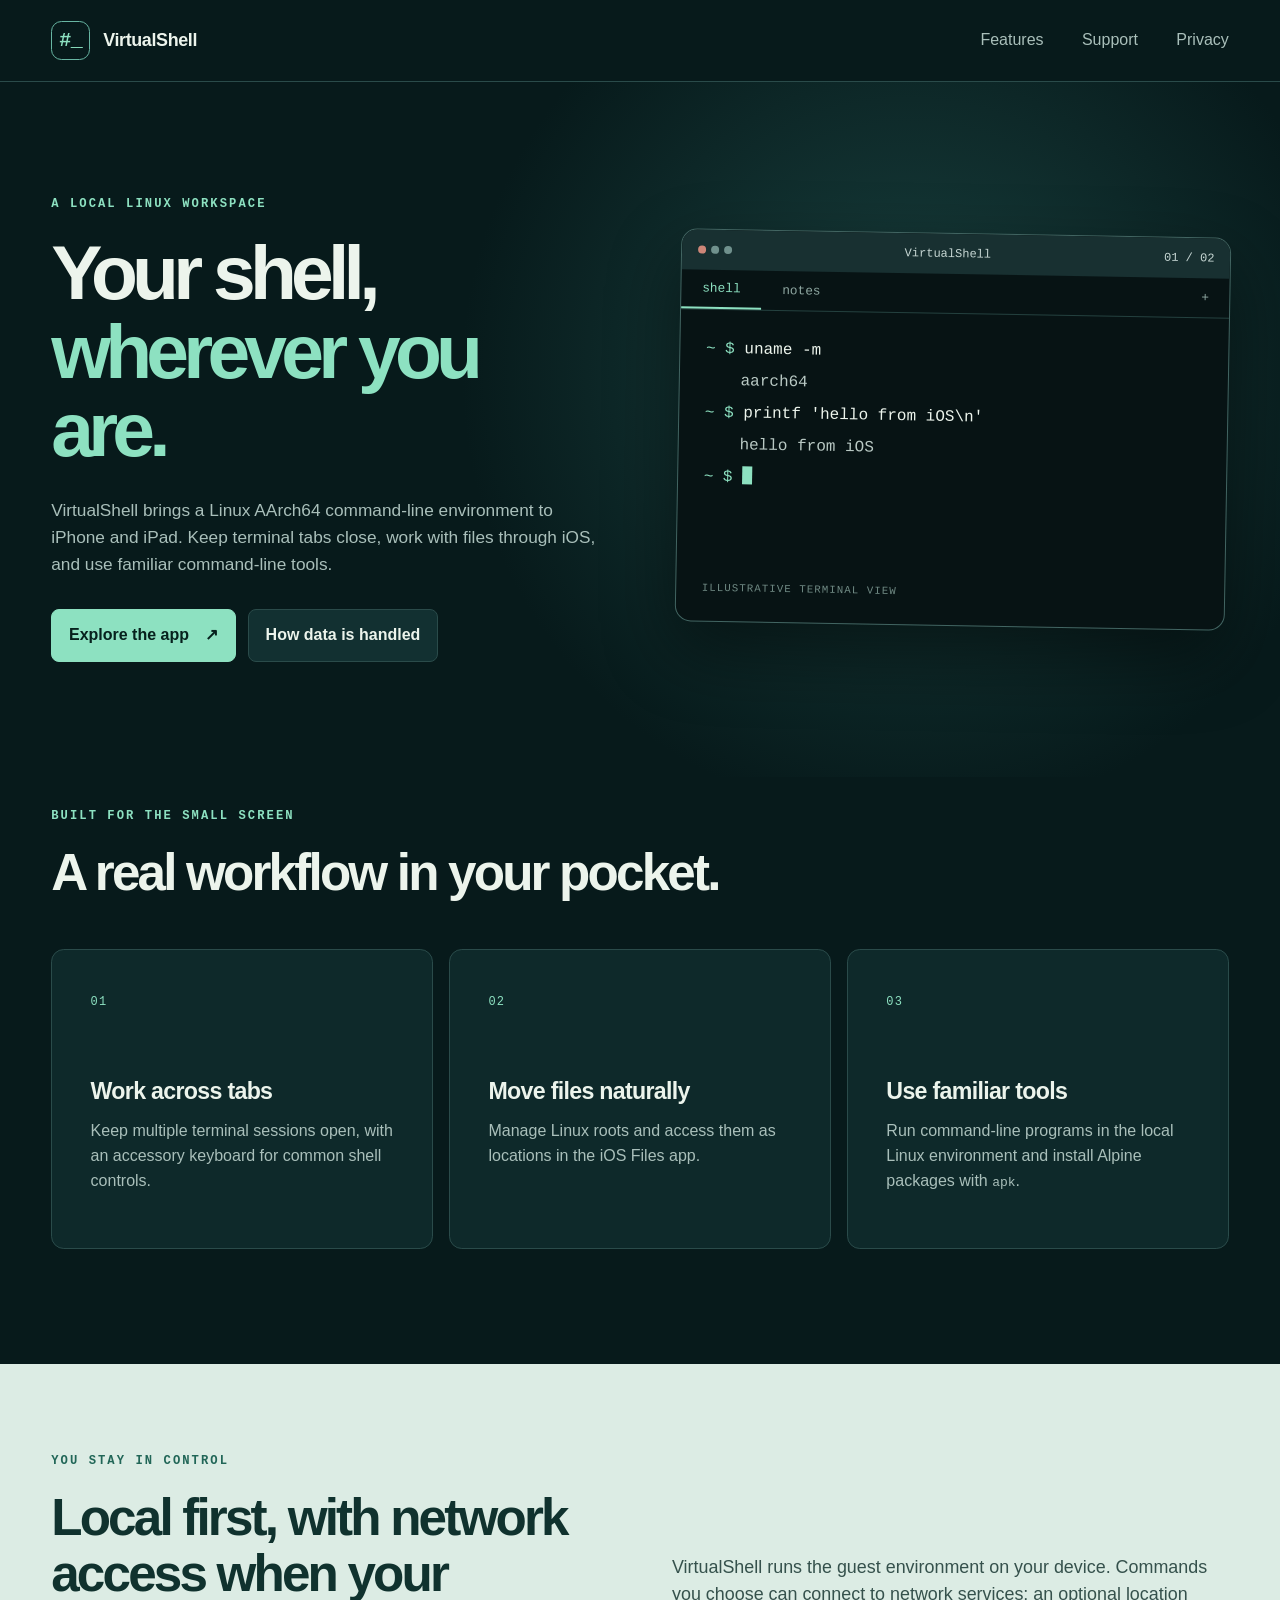
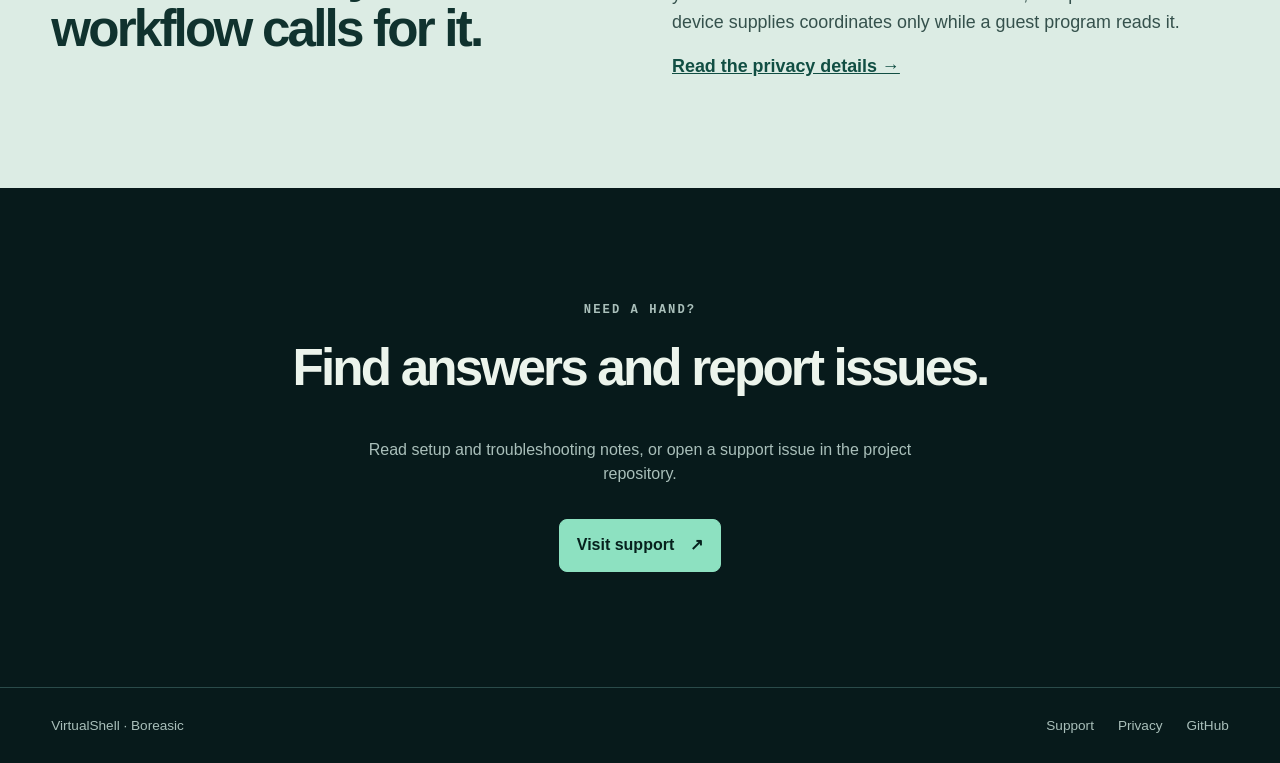
<file: index.html>
<!doctype html>
<html lang="en">
<head>
  <meta charset="utf-8">
  <meta name="viewport" content="width=device-width, initial-scale=1">
  <meta name="description" content="VirtualShell brings a Linux AArch64 command-line environment to iPhone and iPad.">
  <meta name="theme-color" content="#071a1b">
  <title>VirtualShell — Linux on iPhone and iPad</title>
  <link rel="stylesheet" href="style.css">
</head>
<body>
  <a class="skip" href="#main">Skip to content</a>
  <header class="site-header">
    <a class="brand" href="./" aria-label="VirtualShell home"><span class="brand-mark">#_</span><span>VirtualShell</span></a>
    <nav aria-label="Main navigation"><a href="#features">Features</a><a href="support.html">Support</a><a href="privacy.html">Privacy</a></nav>
  </header>
  <main id="main">
    <section class="hero">
      <div class="hero-copy">
        <p class="eyebrow">A local Linux workspace</p>
        <h1>Your shell, <em>wherever you are.</em></h1>
        <p class="lead">VirtualShell brings a Linux AArch64 command-line environment to iPhone and iPad. Keep terminal tabs close, work with files through iOS, and use familiar command-line tools.</p>
        <div class="actions"><a class="button primary" href="support.html">Explore the app <span aria-hidden="true">↗</span></a><a class="button quiet" href="privacy.html">How data is handled</a></div>
      </div>
      <div class="terminal" role="img" aria-label="Illustrative terminal showing Linux AArch64 and multiple tabs">
        <div class="terminal-top"><span class="window-dots" aria-hidden="true"><i></i><i></i><i></i></span><span>VirtualShell</span><span>01 / 02</span></div>
        <div class="terminal-tabs"><span class="active">shell</span><span>notes</span><span class="terminal-plus">+</span></div>
        <div class="terminal-body"><p><span class="prompt">~ $</span> uname -m</p><p class="output">aarch64</p><p><span class="prompt">~ $</span> printf 'hello from iOS\n'</p><p class="output">hello from iOS</p><p><span class="prompt">~ $</span> <span class="cursor" aria-hidden="true"></span></p></div>
        <p class="terminal-caption">Illustrative terminal view</p>
      </div>
    </section>
    <section class="feature-section" id="features" aria-labelledby="features-title">
      <div class="section-heading"><p class="eyebrow">Built for the small screen</p><h2 id="features-title">A real workflow in your pocket.</h2></div>
      <div class="feature-grid">
        <article><span class="feature-number">01</span><h3>Work across tabs</h3><p>Keep multiple terminal sessions open, with an accessory keyboard for common shell controls.</p></article>
        <article><span class="feature-number">02</span><h3>Move files naturally</h3><p>Manage Linux roots and access them as locations in the iOS Files app.</p></article>
        <article><span class="feature-number">03</span><h3>Use familiar tools</h3><p>Run command-line programs in the local Linux environment and install Alpine packages with <code>apk</code>.</p></article>
      </div>
    </section>
    <section class="detail-band"><div><p class="eyebrow">You stay in control</p><h2>Local first, with network access when your workflow calls for it.</h2></div><p>VirtualShell runs the guest environment on your device. Commands you choose can connect to network services; an optional location device supplies coordinates only while a guest program reads it. <a href="privacy.html">Read the privacy details <span aria-hidden="true">→</span></a></p></section>
    <section class="closing"><p class="eyebrow">Need a hand?</p><h2>Find answers and report issues.</h2><p>Read setup and troubleshooting notes, or open a support issue in the project repository.</p><a class="button primary" href="support.html">Visit support <span aria-hidden="true">↗</span></a></section>
  </main>
  <footer><span>VirtualShell · Boreasic</span><div><a href="support.html">Support</a><a href="privacy.html">Privacy</a><a href="https://github.com/boreasic/virtualshell">GitHub</a></div></footer>
</body>
</html>
</file>
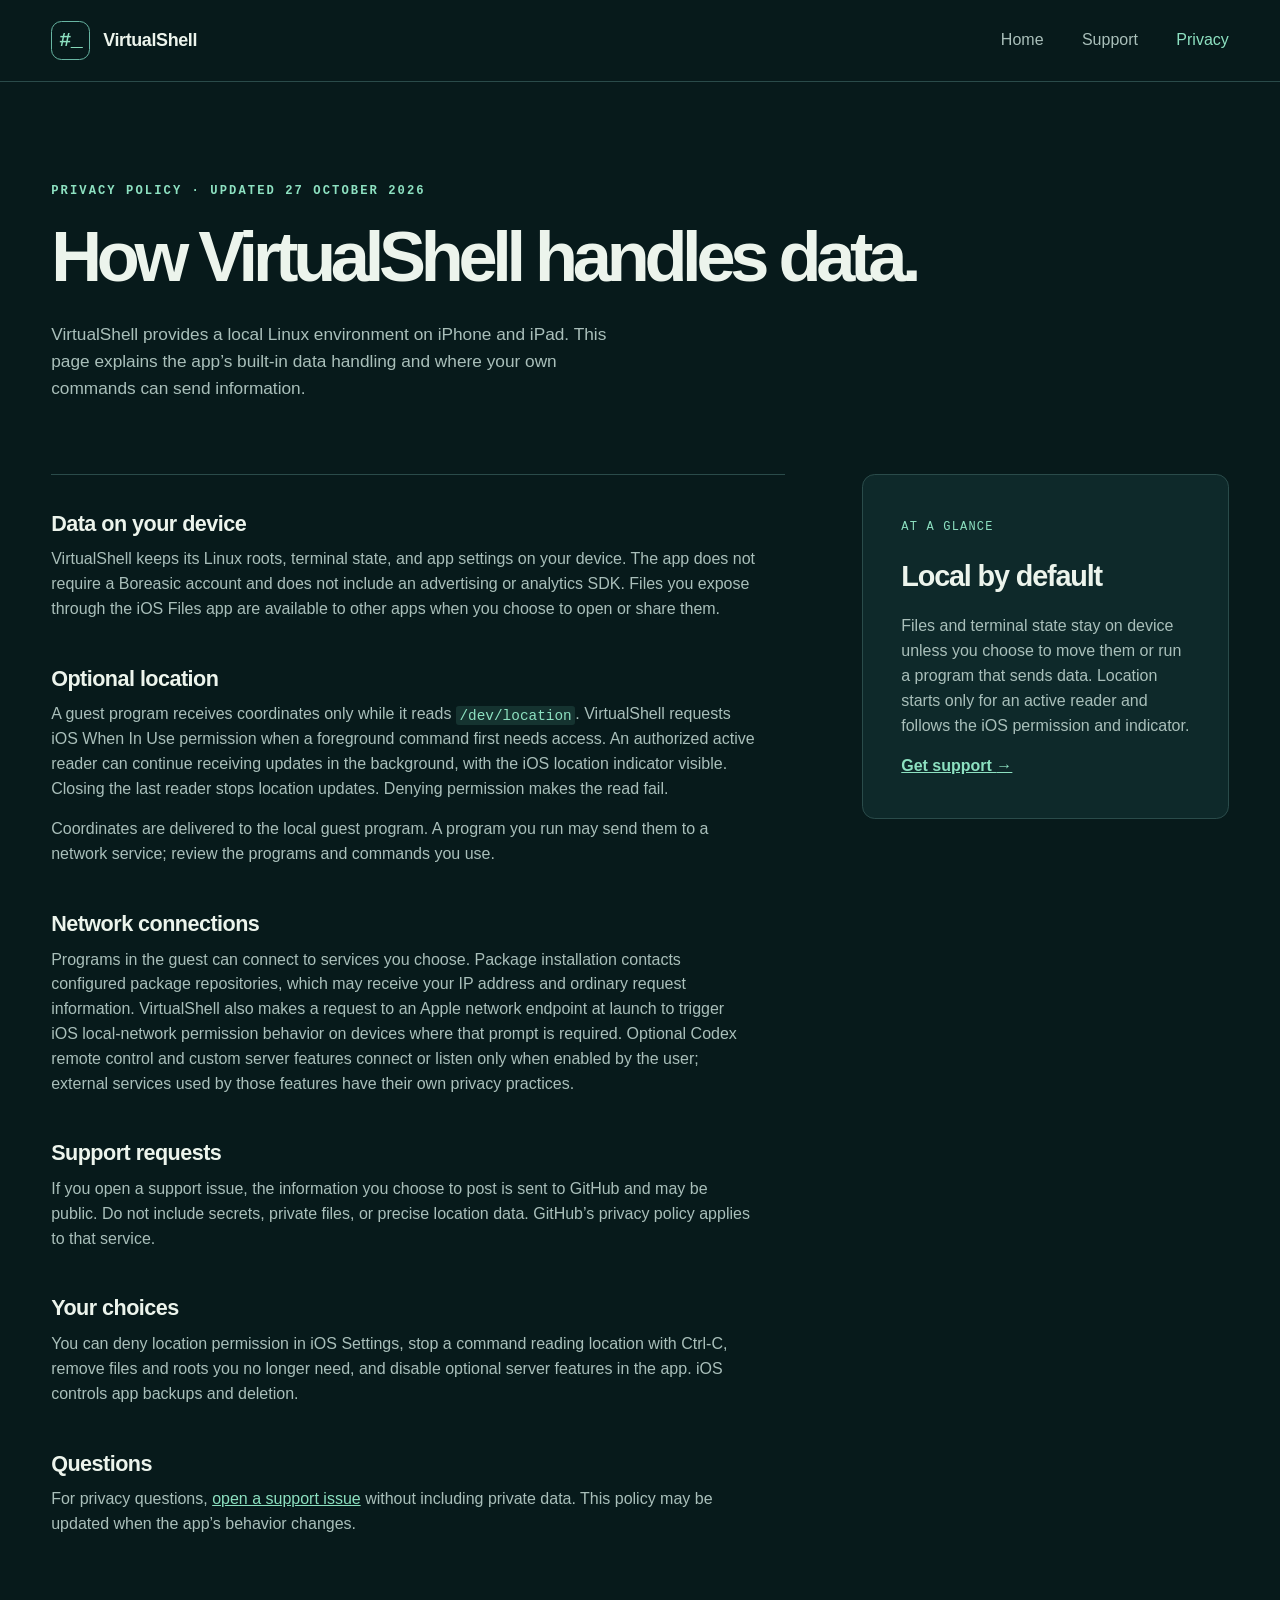
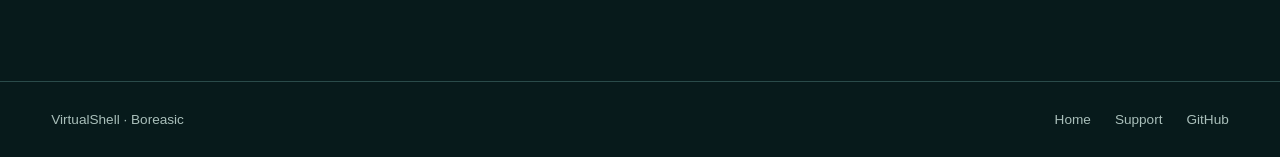
<file: privacy.html>
<!doctype html>
<html lang="en">
<head>
  <meta charset="utf-8">
  <meta name="viewport" content="width=device-width, initial-scale=1">
  <meta name="description" content="How VirtualShell handles local files, network connections, optional location, and support requests.">
  <meta name="theme-color" content="#071a1b">
  <title>Privacy — VirtualShell</title>
  <link rel="stylesheet" href="style.css">
</head>
<body>
  <a class="skip" href="#main">Skip to content</a>
  <header class="site-header"><a class="brand" href="./" aria-label="VirtualShell home"><span class="brand-mark">#_</span><span>VirtualShell</span></a><nav aria-label="Main navigation"><a href="./">Home</a><a href="support.html">Support</a><a href="privacy.html" aria-current="page">Privacy</a></nav></header>
  <main id="main" class="content-page">
    <div class="page-intro"><p class="eyebrow">Privacy policy · Updated 27 October 2026</p><h1>How VirtualShell handles data.</h1><p class="lead">VirtualShell provides a local Linux environment on iPhone and iPad. This page explains the app’s built-in data handling and where your own commands can send information.</p></div>
    <div class="article-grid">
      <article class="article policy">
        <h2>Data on your device</h2><p>VirtualShell keeps its Linux roots, terminal state, and app settings on your device. The app does not require a Boreasic account and does not include an advertising or analytics SDK. Files you expose through the iOS Files app are available to other apps when you choose to open or share them.</p>
        <h2>Optional location</h2><p>A guest program receives coordinates only while it reads <code>/dev/location</code>. VirtualShell requests iOS When In Use permission when a foreground command first needs access. An authorized active reader can continue receiving updates in the background, with the iOS location indicator visible. Closing the last reader stops location updates. Denying permission makes the read fail.</p><p>Coordinates are delivered to the local guest program. A program you run may send them to a network service; review the programs and commands you use.</p>
        <h2>Network connections</h2><p>Programs in the guest can connect to services you choose. Package installation contacts configured package repositories, which may receive your IP address and ordinary request information. VirtualShell also makes a request to an Apple network endpoint at launch to trigger iOS local-network permission behavior on devices where that prompt is required. Optional Codex remote control and custom server features connect or listen only when enabled by the user; external services used by those features have their own privacy practices.</p>
        <h2>Support requests</h2><p>If you open a support issue, the information you choose to post is sent to GitHub and may be public. Do not include secrets, private files, or precise location data. GitHub’s privacy policy applies to that service.</p>
        <h2>Your choices</h2><p>You can deny location permission in iOS Settings, stop a command reading location with Ctrl-C, remove files and roots you no longer need, and disable optional server features in the app. iOS controls app backups and deletion.</p>
        <h2>Questions</h2><p>For privacy questions, <a href="https://github.com/boreasic/virtualshell/issues/new">open a support issue</a> without including private data. This policy may be updated when the app’s behavior changes.</p>
      </article>
      <aside class="support-card"><span class="feature-number">AT A GLANCE</span><h2>Local by default</h2><p>Files and terminal state stay on device unless you choose to move them or run a program that sends data. Location starts only for an active reader and follows the iOS permission and indicator.</p><a href="support.html">Get support <span aria-hidden="true">→</span></a></aside>
    </div>
  </main>
  <footer><span>VirtualShell · Boreasic</span><div><a href="./">Home</a><a href="support.html">Support</a><a href="https://github.com/boreasic/virtualshell">GitHub</a></div></footer>
</body>
</html>
</file>
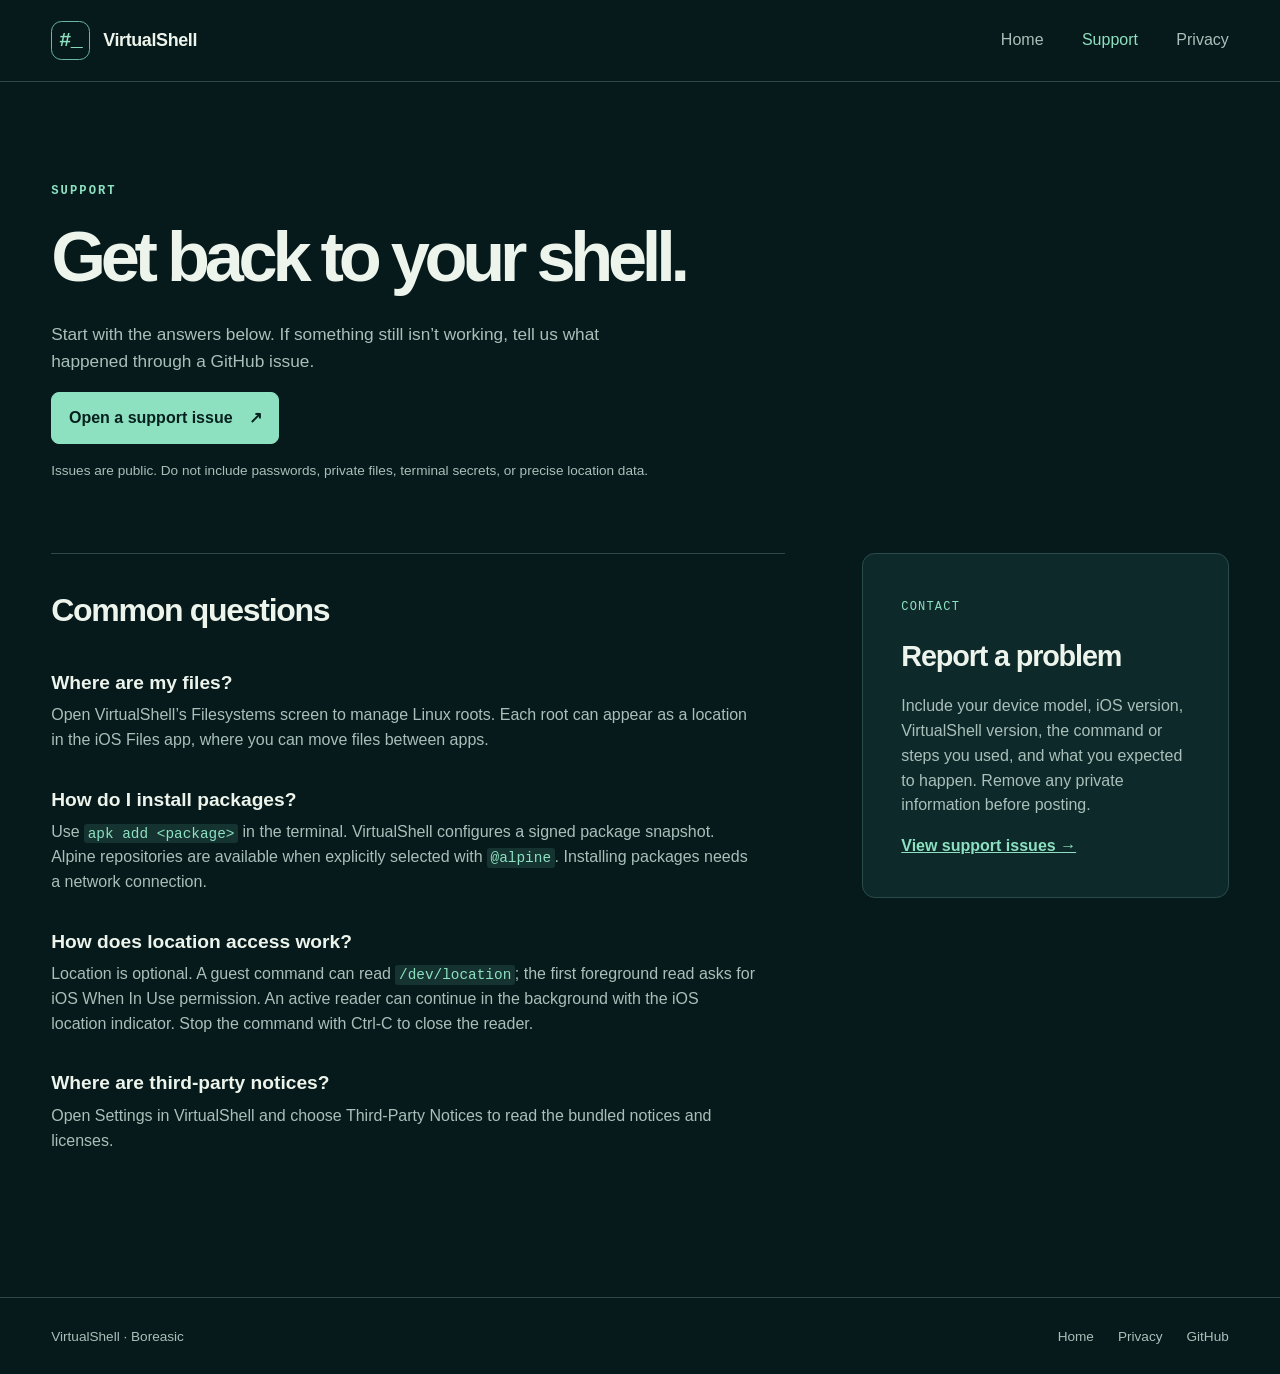
<file: support.html>
<!doctype html>
<html lang="en">
<head>
  <meta charset="utf-8">
  <meta name="viewport" content="width=device-width, initial-scale=1">
  <meta name="description" content="Support and common questions for VirtualShell on iPhone and iPad.">
  <meta name="theme-color" content="#071a1b">
  <title>Support — VirtualShell</title>
  <link rel="stylesheet" href="style.css">
</head>
<body>
  <a class="skip" href="#main">Skip to content</a>
  <header class="site-header"><a class="brand" href="./" aria-label="VirtualShell home"><span class="brand-mark">#_</span><span>VirtualShell</span></a><nav aria-label="Main navigation"><a href="./">Home</a><a href="support.html" aria-current="page">Support</a><a href="privacy.html">Privacy</a></nav></header>
  <main id="main" class="content-page">
    <div class="page-intro"><p class="eyebrow">Support</p><h1>Get back to your shell.</h1><p class="lead">Start with the answers below. If something still isn’t working, tell us what happened through a GitHub issue.</p><a class="button primary" href="https://github.com/boreasic/virtualshell/issues/new">Open a support issue <span aria-hidden="true">↗</span></a><p class="small-note">Issues are public. Do not include passwords, private files, terminal secrets, or precise location data.</p></div>
    <div class="article-grid">
      <section class="article"><h2>Common questions</h2>
        <h3>Where are my files?</h3><p>Open VirtualShell’s Filesystems screen to manage Linux roots. Each root can appear as a location in the iOS Files app, where you can move files between apps.</p>
        <h3>How do I install packages?</h3><p>Use <code>apk add &lt;package&gt;</code> in the terminal. VirtualShell configures a signed package snapshot. Alpine repositories are available when explicitly selected with <code>@alpine</code>. Installing packages needs a network connection.</p>
        <h3>How does location access work?</h3><p>Location is optional. A guest command can read <code>/dev/location</code>; the first foreground read asks for iOS When In Use permission. An active reader can continue in the background with the iOS location indicator. Stop the command with Ctrl-C to close the reader.</p>
        <h3>Where are third-party notices?</h3><p>Open Settings in VirtualShell and choose Third-Party Notices to read the bundled notices and licenses.</p>
      </section>
      <aside class="support-card"><span class="feature-number">CONTACT</span><h2>Report a problem</h2><p>Include your device model, iOS version, VirtualShell version, the command or steps you used, and what you expected to happen. Remove any private information before posting.</p><a href="https://github.com/boreasic/virtualshell/issues">View support issues <span aria-hidden="true">→</span></a></aside>
    </div>
  </main>
  <footer><span>VirtualShell · Boreasic</span><div><a href="./">Home</a><a href="privacy.html">Privacy</a><a href="https://github.com/boreasic/virtualshell">GitHub</a></div></footer>
</body>
</html>
</file>
<file: style.css>
:root{color-scheme:dark;--bg:#071a1b;--panel:#0e292a;--ink:#ecf4ec;--muted:#a9bfba;--accent:#8de1c1;--line:#2a4b4a;--mono:ui-monospace,SFMono-Regular,Menlo,Consolas,monospace;--sans:-apple-system,BlinkMacSystemFont,"Segoe UI",sans-serif}
*{box-sizing:border-box}html{scroll-behavior:smooth}body{margin:0;background:var(--bg);color:var(--ink);font-family:var(--sans);line-height:1.55}a{color:inherit}a:focus-visible,button:focus-visible{outline:3px solid var(--accent);outline-offset:4px}.skip{position:absolute;left:-9999px;top:1rem;background:var(--accent);color:#05201e;padding:.6rem 1rem;z-index:10}.skip:focus{left:1rem}.site-header{max-width:1400px;margin:auto;padding:1.3rem clamp(1.25rem,4vw,4rem);display:flex;align-items:center;justify-content:space-between;gap:2rem;border-bottom:1px solid var(--line)}.brand{display:inline-flex;align-items:center;gap:.8rem;font-size:1.12rem;font-weight:700;text-decoration:none;letter-spacing:-.02em}.brand-mark{display:grid;place-items:center;width:2.45rem;height:2.45rem;border:1px solid #68b6a3;border-radius:.65rem;color:var(--accent);font:700 1.25rem var(--mono)}nav{display:flex;gap:clamp(1rem,3vw,2.5rem)}nav a,footer a{text-decoration:none;color:var(--muted)}nav a:hover,footer a:hover,nav a[aria-current]{color:var(--accent)}.hero{max-width:1400px;margin:auto;padding:clamp(4rem,9vw,9rem) clamp(1.25rem,4vw,4rem) clamp(5rem,9vw,8rem);display:grid;grid-template-columns:1fr 1fr;align-items:center;gap:clamp(2rem,6vw,7rem);background:radial-gradient(circle at 71% 42%,#19413f 0,transparent 45%)}.eyebrow{font:700 .76rem var(--mono);text-transform:uppercase;letter-spacing:.17em;color:var(--accent);margin:0 0 1.4rem}h1,h2,h3,p{margin-top:0}h1{font-size:clamp(3.25rem,6vw,6.6rem);line-height:1.02;letter-spacing:-.075em;margin-bottom:1.8rem}h1 em{font-style:normal;color:var(--accent)}.lead{font-size:clamp(1.05rem,1.35vw,1.3rem);color:var(--muted);max-width:36rem}.actions{display:flex;flex-wrap:wrap;gap:.75rem;margin-top:2rem}.button{display:inline-flex;gap:1rem;align-items:center;justify-content:space-between;padding:.8rem 1.05rem;border:1px solid var(--line);border-radius:.5rem;font-weight:650;text-decoration:none;transition:transform .15s,background .15s}.button:hover{transform:translateY(-2px)}.button.primary{color:#06211d;background:var(--accent);border-color:var(--accent)}.button.quiet{color:var(--ink);background:#123031}.terminal{border:1px solid #426562;border-radius:1rem;overflow:hidden;background:#071314;box-shadow:0 28px 70px #0007;transform:rotate(1deg)}.terminal-top,.terminal-tabs{display:flex;align-items:center;justify-content:space-between}.terminal-top{padding:.8rem 1rem;color:#c7d7d4;font: .75rem var(--mono);background:#183031}.window-dots{display:flex;gap:.3rem}.window-dots i{width:.5rem;height:.5rem;border-radius:50%;background:#70918d}.window-dots i:first-child{background:#ce8678}.terminal-tabs{justify-content:flex-start;border-bottom:1px solid #24413f;color:#8fa8a2;font:.8rem var(--mono)}.terminal-tabs span{padding:.7rem 1.3rem}.terminal-tabs .active{color:var(--accent);border-bottom:2px solid var(--accent)}.terminal-plus{margin-left:auto}.terminal-body{min-height:17rem;padding:1.6rem;font:clamp(.8rem,1.3vw,1rem)/1.7 var(--mono)}.terminal-body p{margin:0 0 .3rem}.prompt{color:var(--accent)}.output{color:#b9c9c4;padding-left:2.2rem}.cursor{display:inline-block;background:var(--accent);width:.6em;height:1.1em;vertical-align:-.2em}.terminal-caption{padding:0 1.6rem 1rem;color:#708a84;font:.67rem var(--mono);text-transform:uppercase;letter-spacing:.1em}.feature-section{max-width:1400px;margin:auto;padding:2rem clamp(1.25rem,4vw,4rem) clamp(5rem,9vw,9rem)}.section-heading{max-width:44rem}.section-heading h2,.closing h2,.detail-band h2{font-size:clamp(2.4rem,4vw,4.4rem);line-height:1.08;letter-spacing:-.055em}.feature-grid{display:grid;grid-template-columns:repeat(3,1fr);gap:1rem;margin-top:3rem}.feature-grid article,.support-card{background:var(--panel);border:1px solid var(--line);border-radius:.8rem;padding:clamp(1.5rem,3vw,2.5rem)}.feature-number{font:.75rem var(--mono);color:var(--accent);letter-spacing:.1em}.feature-grid h3{font-size:1.45rem;letter-spacing:-.03em;margin:3.8rem 0 .6rem}.feature-grid p,.detail-band>p,.closing>p,.support-card p,.article p{color:var(--muted)}.detail-band{padding:clamp(3rem,7vw,6rem) max(clamp(1.25rem,4vw,4rem),calc((100vw - 1272px)/2));display:grid;grid-template-columns:1fr 1fr;gap:4rem;background:#dcece4;color:#10322e}.detail-band .eyebrow{color:#216657}.detail-band>p{color:#35514c;align-self:end;font-size:1.12rem}.detail-band a{display:block;color:#114e43;font-weight:700;margin-top:1rem}.closing{max-width:1400px;margin:auto;text-align:center;padding:clamp(5rem,9vw,9rem) 1.25rem}.closing p{max-width:35rem;margin-left:auto;margin-right:auto}.closing .button{margin-top:1rem}footer{max-width:1400px;margin:auto;border-top:1px solid var(--line);padding:1.7rem clamp(1.25rem,4vw,4rem);display:flex;justify-content:space-between;gap:1rem;color:var(--muted);font-size:.85rem}footer div{display:flex;gap:1.5rem}.content-page{max-width:1400px;margin:auto;padding:clamp(4rem,8vw,7rem) clamp(1.25rem,4vw,4rem) 8rem}.page-intro{max-width:55rem;margin-bottom:4.5rem}.page-intro h1{font-size:clamp(3rem,5.5vw,5.4rem)}.small-note{color:var(--muted);font-size:.85rem;margin-top:1rem}.article-grid{display:grid;grid-template-columns:minmax(0,2fr) minmax(16rem,1fr);align-items:start;gap:clamp(2rem,6vw,7rem)}.article{border-top:1px solid var(--line);padding-top:2rem}.article h2{font-size:2rem;letter-spacing:-.04em;margin:0 0 2rem}.article h3{font-size:1.2rem;margin:2rem 0 .35rem}.article p{max-width:44rem}.article code{font: .9em var(--mono);color:var(--accent);background:#153330;padding:.12em .25em;border-radius:.2em}.article a,.support-card a{color:var(--accent)}.policy h2{font-size:1.35rem;letter-spacing:-.025em;margin:2.5rem 0 .45rem}.policy h2:first-child{margin-top:0}.support-card h2{margin:1rem 0;font-size:1.8rem;letter-spacing:-.04em}.support-card a{font-weight:700}@media(max-width:800px){.hero,.article-grid,.detail-band{grid-template-columns:1fr}.hero{padding-top:5rem}.terminal{transform:none}.feature-grid{grid-template-columns:1fr}.feature-grid h3{margin-top:2rem}.detail-band{gap:1rem}.article-grid{gap:2rem}}@media(max-width:560px){.site-header{align-items:flex-start;flex-direction:column;gap:1rem}.site-header nav{width:100%;justify-content:space-between}.hero{padding-top:3.5rem}footer{flex-direction:column}}
</file>
